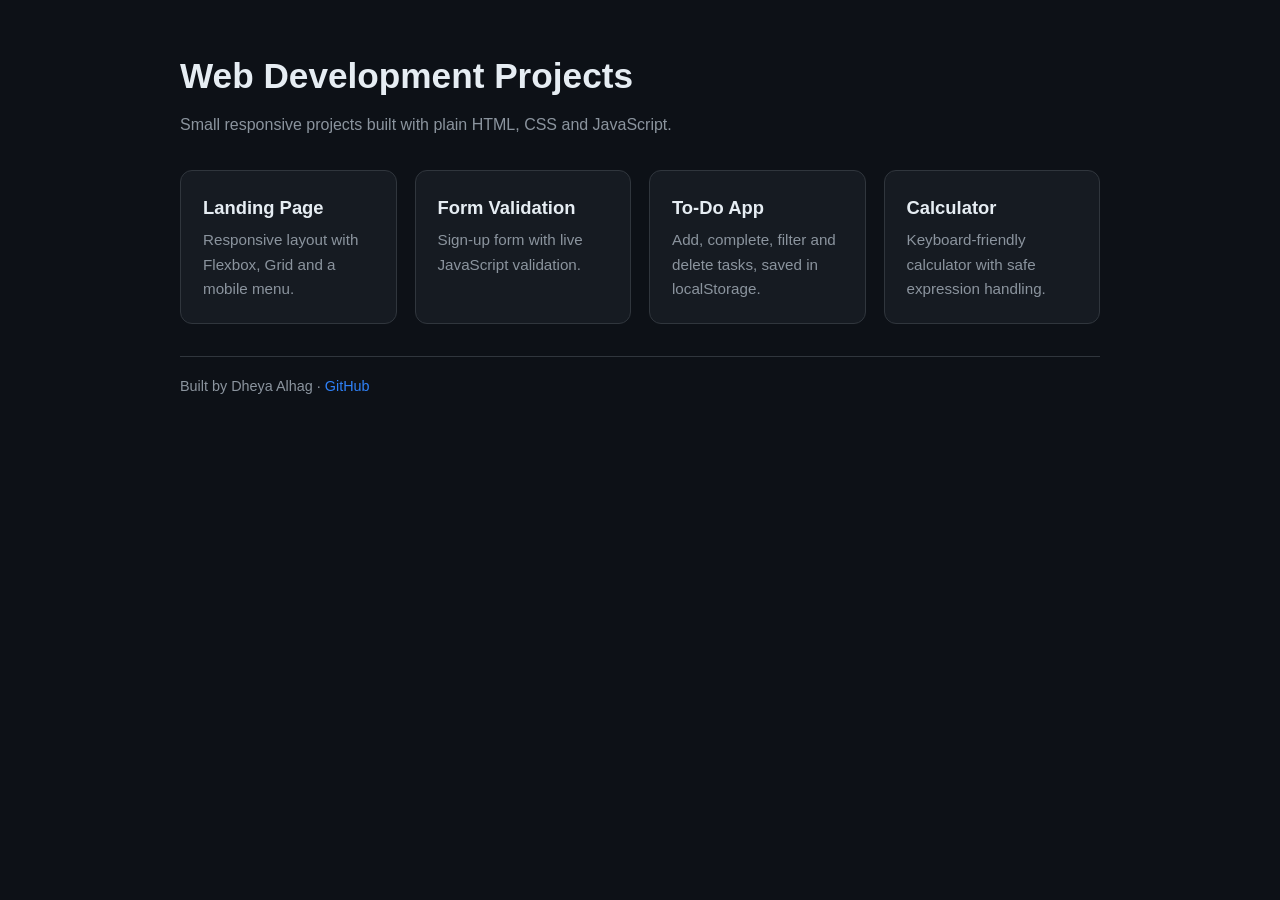
<file: index.html>
<!DOCTYPE html>
<html lang="en">
<head>
  <meta charset="UTF-8">
  <meta name="viewport" content="width=device-width, initial-scale=1.0">
  <title>Web Development Projects | Dheya Alhag</title>
  <link rel="stylesheet" href="assets/common.css">
</head>
<body>
  <main class="container">
    <h1>Web Development Projects</h1>
    <p class="muted">Small responsive projects built with plain HTML, CSS and JavaScript.</p>
    <div class="grid">
      <a class="card" href="landing-page/"><h2>Landing Page</h2><p>Responsive layout with Flexbox, Grid and a mobile menu.</p></a>
      <a class="card" href="form-validation/"><h2>Form Validation</h2><p>Sign-up form with live JavaScript validation.</p></a>
      <a class="card" href="todo-app/"><h2>To-Do App</h2><p>Add, complete, filter and delete tasks, saved in localStorage.</p></a>
      <a class="card" href="calculator/"><h2>Calculator</h2><p>Keyboard-friendly calculator with safe expression handling.</p></a>
    </div>
    <footer>Built by Dheya Alhag &middot; <a href="https://github.com/dhiaalhaq7979">GitHub</a></footer>
  </main>
</body>
</html>
</file>
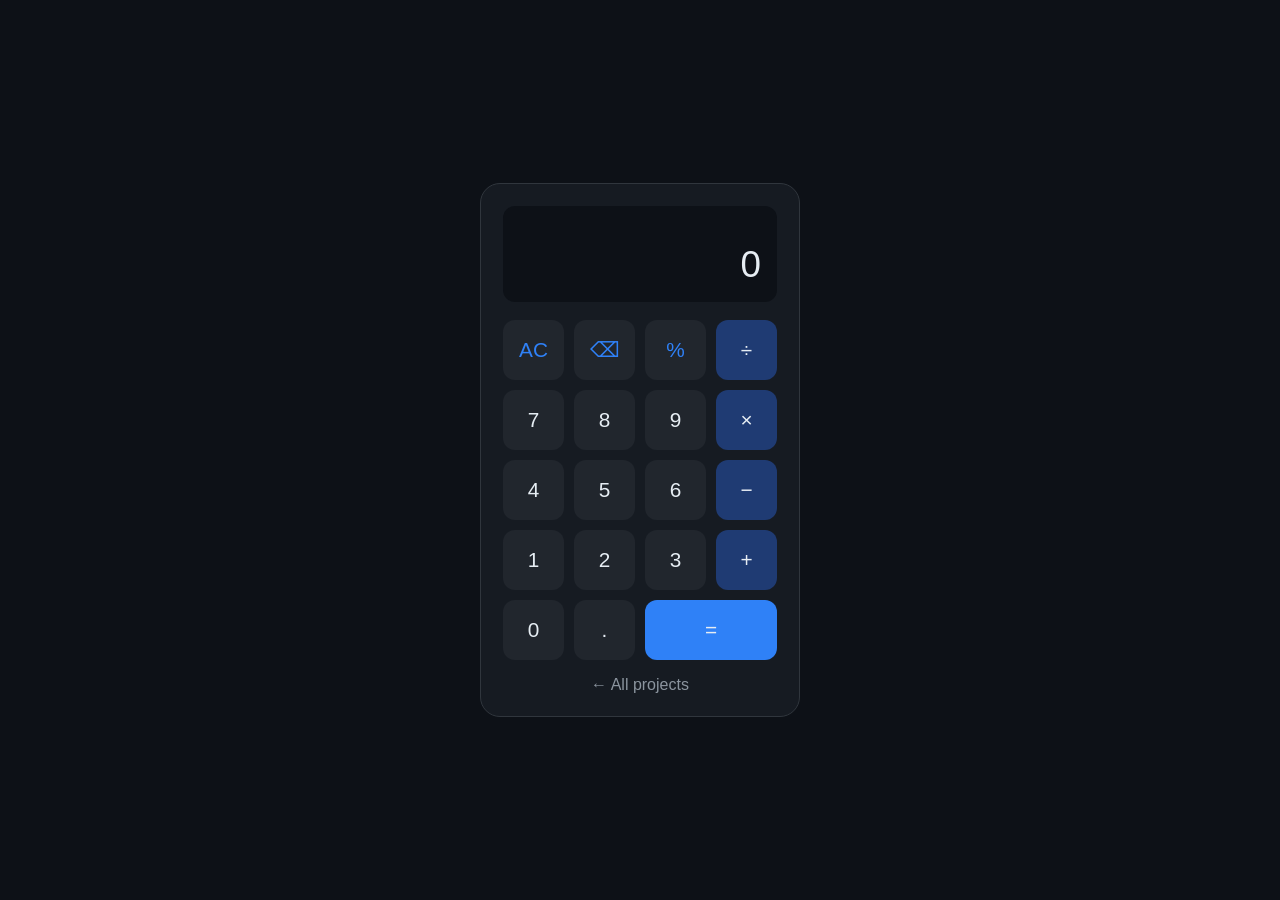
<file: calculator/index.html>
<!DOCTYPE html>
<html lang="en">
<head>
  <meta charset="UTF-8">
  <meta name="viewport" content="width=device-width, initial-scale=1.0">
  <title>Calculator</title>
  <link rel="stylesheet" href="style.css">
</head>
<body>
  <main class="calc">
    <div class="display">
      <div id="history" class="history"></div>
      <div id="screen" class="screen">0</div>
    </div>
    <div class="keys">
      <button class="fn" data-action="clear">AC</button>
      <button class="fn" data-action="back">&#9003;</button>
      <button class="fn" data-value="%">%</button>
      <button class="op" data-value="/">&divide;</button>
      <button data-value="7">7</button><button data-value="8">8</button><button data-value="9">9</button>
      <button class="op" data-value="*">&times;</button>
      <button data-value="4">4</button><button data-value="5">5</button><button data-value="6">6</button>
      <button class="op" data-value="-">&minus;</button>
      <button data-value="1">1</button><button data-value="2">2</button><button data-value="3">3</button>
      <button class="op" data-value="+">+</button>
      <button class="zero" data-value="0">0</button>
      <button data-value=".">.</button>
      <button class="eq" data-action="equals">=</button>
    </div>
    <p class="back"><a href="../">&larr; All projects</a></p>
  </main>
  <script src="script.js"></script>
</body>
</html>
</file>
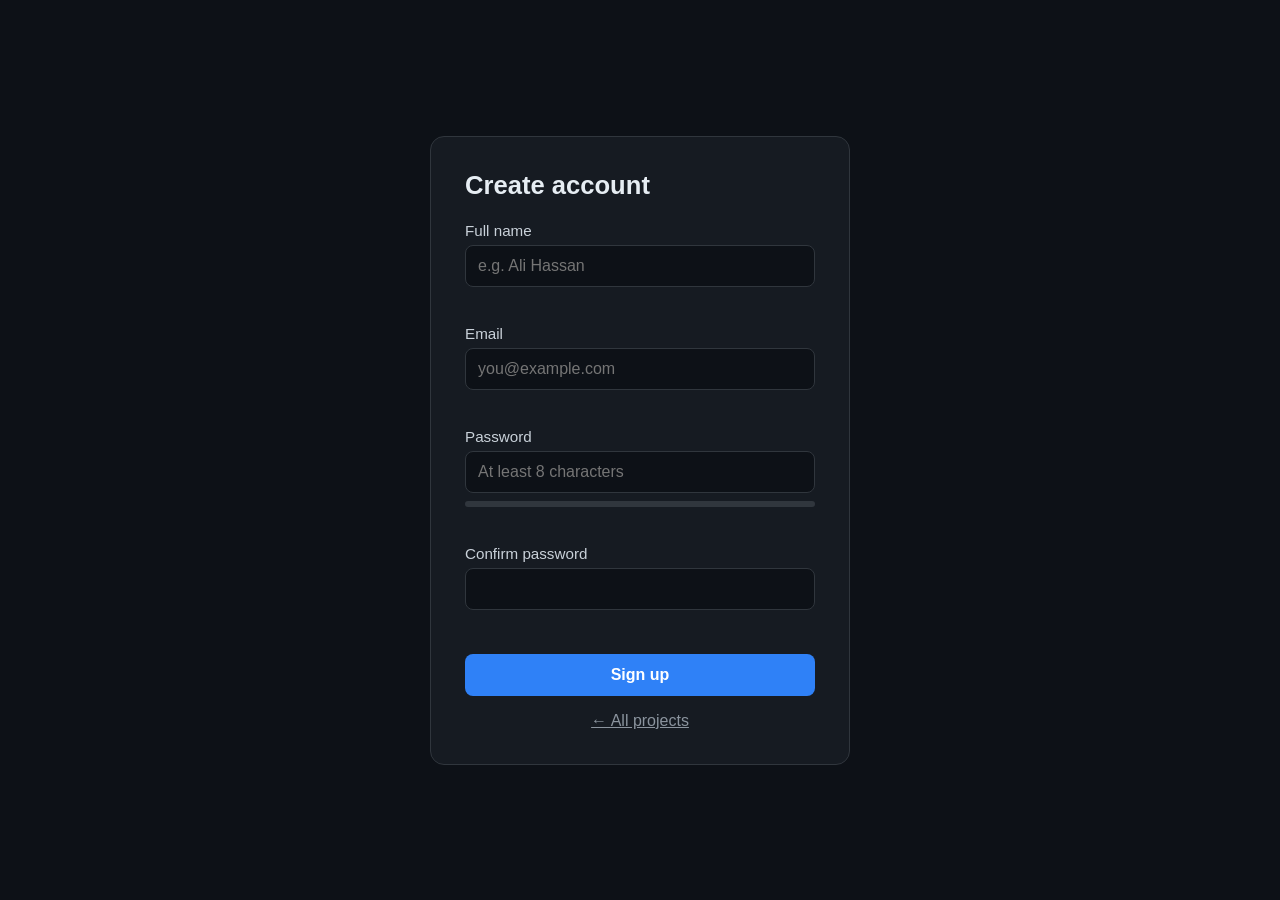
<file: form-validation/index.html>
<!DOCTYPE html>
<html lang="en">
<head>
  <meta charset="UTF-8">
  <meta name="viewport" content="width=device-width, initial-scale=1.0">
  <title>Sign-up Form Validation</title>
  <link rel="stylesheet" href="style.css">
</head>
<body>
  <form id="signupForm" class="form" novalidate>
    <h1>Create account</h1>
    <div class="field">
      <label for="name">Full name</label>
      <input id="name" type="text" placeholder="e.g. Ali Hassan">
      <small></small>
    </div>
    <div class="field">
      <label for="email">Email</label>
      <input id="email" type="email" placeholder="you@example.com">
      <small></small>
    </div>
    <div class="field">
      <label for="password">Password</label>
      <input id="password" type="password" placeholder="At least 8 characters">
      <div class="strength"><span id="strengthBar"></span></div>
      <small></small>
    </div>
    <div class="field">
      <label for="confirm">Confirm password</label>
      <input id="confirm" type="password">
      <small></small>
    </div>
    <button type="submit">Sign up</button>
    <p id="successMsg" class="success" hidden>Account created successfully!</p>
    <p class="back"><a href="../">&larr; All projects</a></p>
  </form>
  <script src="script.js"></script>
</body>
</html>
</file>
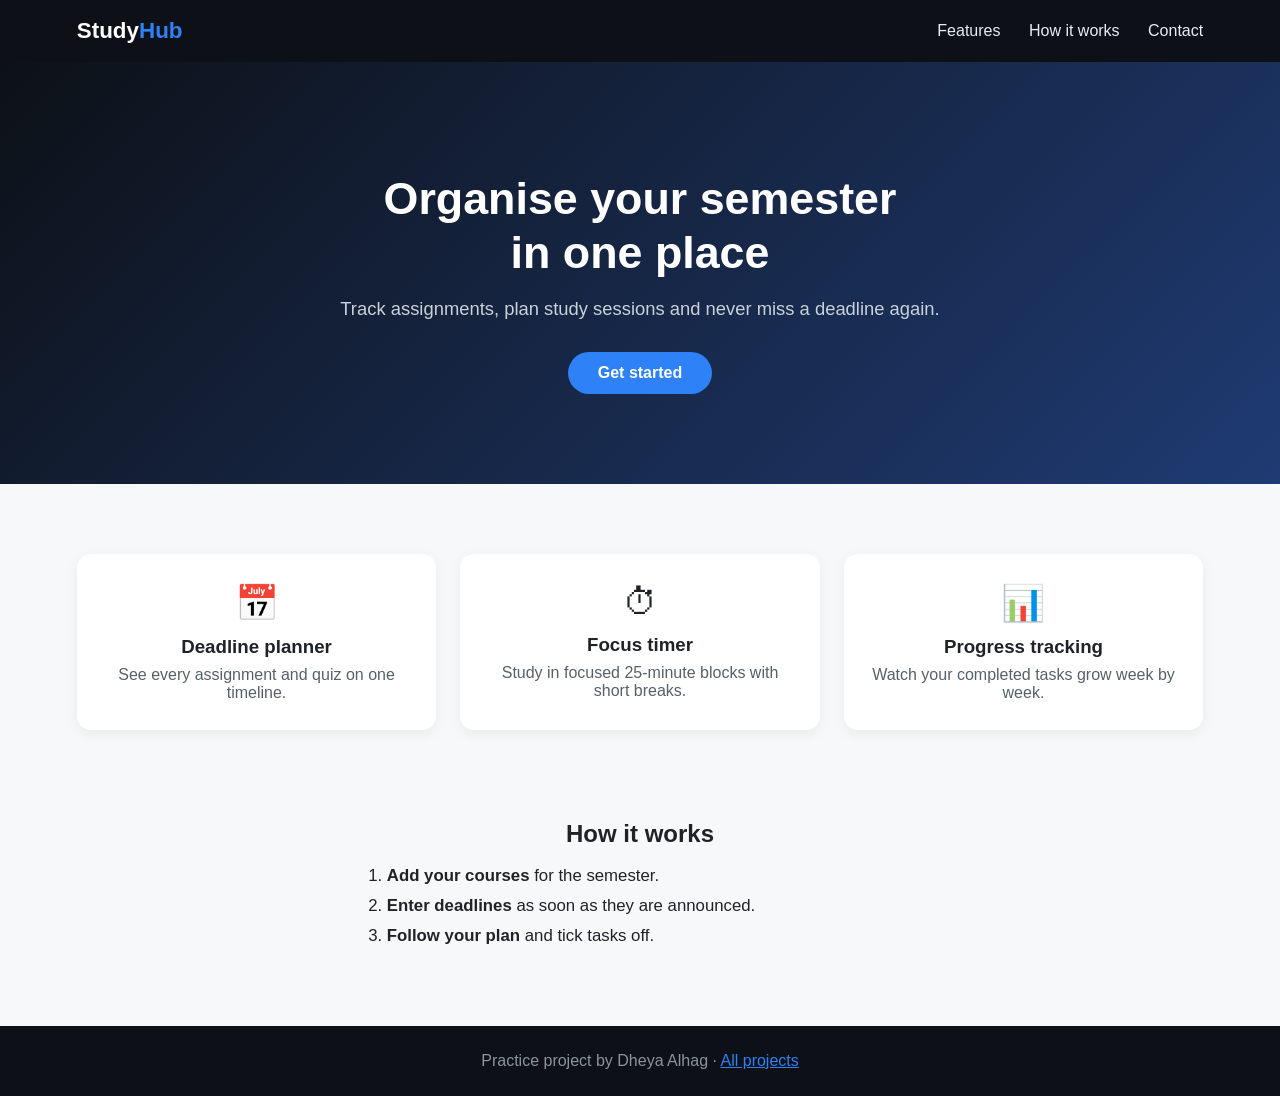
<file: landing-page/index.html>
<!DOCTYPE html>
<html lang="en">
<head>
  <meta charset="UTF-8">
  <meta name="viewport" content="width=device-width, initial-scale=1.0">
  <title>StudyHub - Landing Page</title>
  <link rel="stylesheet" href="style.css">
</head>
<body>
  <header class="nav">
    <div class="logo">Study<span>Hub</span></div>
    <button class="menu-btn" id="menuBtn" aria-label="Open menu">&#9776;</button>
    <nav id="navLinks">
      <a href="#features">Features</a>
      <a href="#how">How it works</a>
      <a href="#contact">Contact</a>
    </nav>
  </header>

  <section class="hero">
    <h1>Organise your semester<br>in one place</h1>
    <p>Track assignments, plan study sessions and never miss a deadline again.</p>
    <a class="btn" href="#features">Get started</a>
  </section>

  <section id="features" class="features">
    <div class="feature"><div class="icon">&#128197;</div><h3>Deadline planner</h3><p>See every assignment and quiz on one timeline.</p></div>
    <div class="feature"><div class="icon">&#9201;</div><h3>Focus timer</h3><p>Study in focused 25-minute blocks with short breaks.</p></div>
    <div class="feature"><div class="icon">&#128202;</div><h3>Progress tracking</h3><p>Watch your completed tasks grow week by week.</p></div>
  </section>

  <section id="how" class="steps">
    <h2>How it works</h2>
    <ol>
      <li><strong>Add your courses</strong> for the semester.</li>
      <li><strong>Enter deadlines</strong> as soon as they are announced.</li>
      <li><strong>Follow your plan</strong> and tick tasks off.</li>
    </ol>
  </section>

  <footer id="contact" class="footer">
    <p>Practice project by Dheya Alhag &middot; <a href="../">All projects</a></p>
  </footer>
  <script>
    const btn = document.getElementById("menuBtn");
    const links = document.getElementById("navLinks");
    btn.addEventListener("click", () => links.classList.toggle("open"));
  </script>
</body>
</html>
</file>
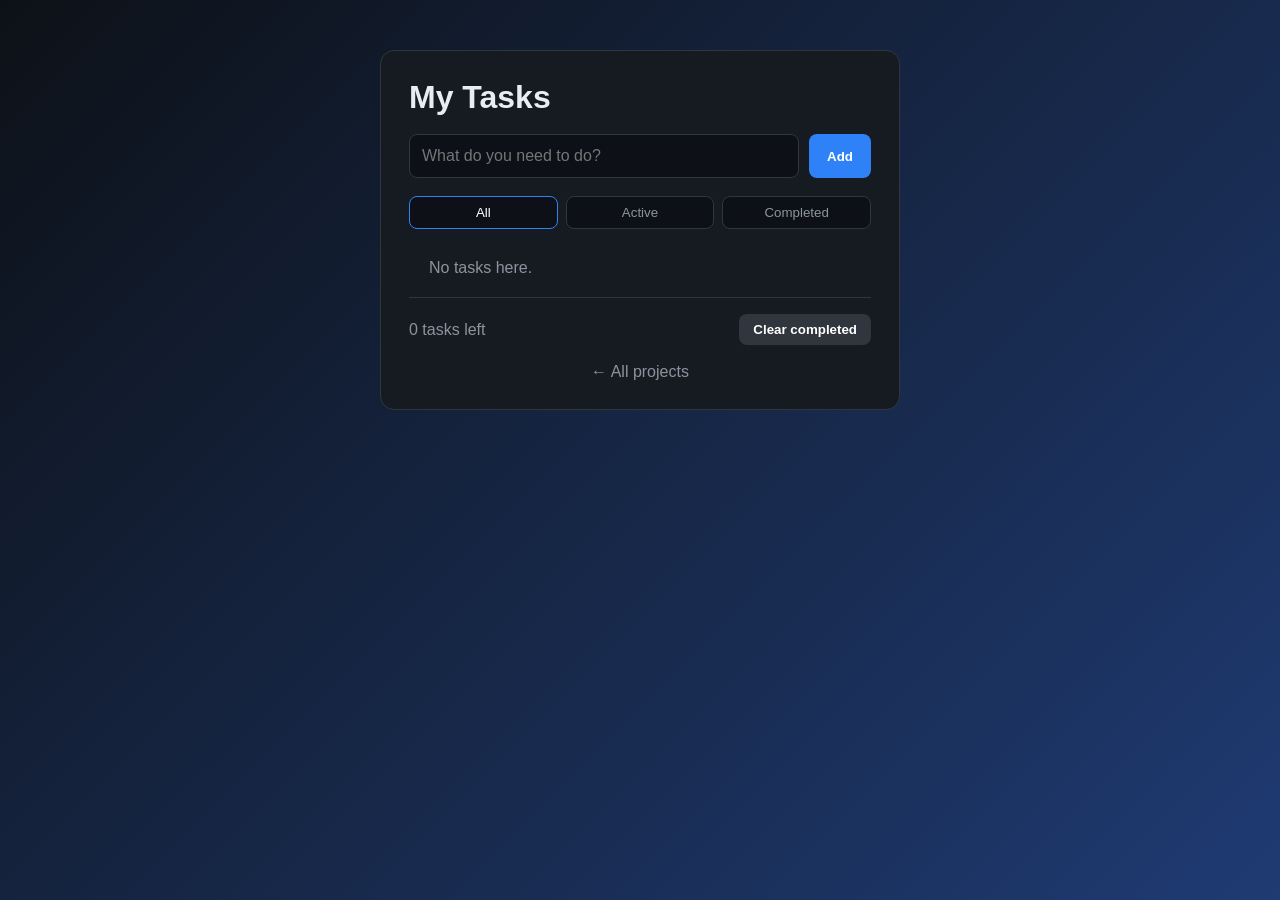
<file: todo-app/index.html>
<!DOCTYPE html>
<html lang="en">
<head>
  <meta charset="UTF-8">
  <meta name="viewport" content="width=device-width, initial-scale=1.0">
  <title>To-Do App</title>
  <link rel="stylesheet" href="style.css">
</head>
<body>
  <main class="app">
    <h1>My Tasks</h1>
    <form id="taskForm" class="add">
      <input id="taskInput" type="text" placeholder="What do you need to do?" maxlength="100" autocomplete="off">
      <button type="submit">Add</button>
    </form>
    <div class="filters">
      <button data-filter="all" class="active">All</button>
      <button data-filter="active">Active</button>
      <button data-filter="done">Completed</button>
    </div>
    <ul id="taskList"></ul>
    <div class="footer">
      <span id="counter">0 tasks left</span>
      <button id="clearDone">Clear completed</button>
    </div>
    <p class="back"><a href="../">&larr; All projects</a></p>
  </main>
  <script src="script.js"></script>
</body>
</html>
</file>
<file: assets/common.css>
:root { --bg: #0d1117; --panel: #161b22; --border: #30363d; --text: #e6edf3; --muted: #8b949e; --accent: #2f81f7; }
* { box-sizing: border-box; margin: 0; padding: 0; }
body { font-family: "Segoe UI", Roboto, Arial, sans-serif; background: var(--bg); color: var(--text); line-height: 1.6; }
a { color: var(--accent); text-decoration: none; }
.container { max-width: 960px; margin: 0 auto; padding: 48px 20px; }
h1 { font-size: 2.2rem; margin-bottom: 8px; }
.muted { color: var(--muted); }
.grid { display: grid; grid-template-columns: repeat(auto-fit, minmax(210px, 1fr)); gap: 18px; margin: 32px 0; }
.card { background: var(--panel); border: 1px solid var(--border); border-radius: 12px; padding: 22px; color: var(--text); transition: transform .2s, border-color .2s; }
.card:hover { transform: translateY(-4px); border-color: var(--accent); }
.card h2 { font-size: 1.15rem; margin-bottom: 6px; }
.card p { color: var(--muted); font-size: .95rem; }
footer { color: var(--muted); font-size: .9rem; border-top: 1px solid var(--border); padding-top: 18px; }
</file>
<file: calculator/style.css>
* { box-sizing: border-box; margin: 0; padding: 0; }
body { font-family: "Segoe UI", Roboto, Arial, sans-serif; background: #0d1117; min-height: 100vh; display: flex; align-items: center; justify-content: center; }
.calc { width: 320px; background: #161b22; border: 1px solid #30363d; border-radius: 20px; padding: 22px; }
.display { background: #0d1117; border-radius: 12px; padding: 16px; margin-bottom: 18px; text-align: right; min-height: 96px; }
.history { color: #8b949e; font-size: .95rem; min-height: 22px; word-break: break-all; }
.screen { color: #e6edf3; font-size: 2.3rem; word-break: break-all; }
.keys { display: grid; grid-template-columns: repeat(4, 1fr); gap: 10px; }
button { height: 60px; border: none; border-radius: 12px; background: #21262d; color: #e6edf3; font-size: 1.3rem; cursor: pointer; transition: background .15s; }
button:hover { background: #30363d; }
.fn { color: #2f81f7; }
.op { background: #1f3b73; }
.eq { background: #2f81f7; grid-column: span 2; }
.zero { grid-column: span 1; }
.back { margin-top: 16px; text-align: center; }
.back a { color: #8b949e; text-decoration: none; }
</file>
<file: form-validation/style.css>
* { box-sizing: border-box; margin: 0; padding: 0; }
body { font-family: "Segoe UI", Roboto, Arial, sans-serif; background: #0d1117; min-height: 100vh; display: flex; align-items: center; justify-content: center; padding: 20px; }
.form { background: #161b22; border: 1px solid #30363d; color: #e6edf3; width: 100%; max-width: 420px; padding: 34px; border-radius: 14px; }
h1 { margin-bottom: 22px; font-size: 1.6rem; }
.field { margin-bottom: 16px; }
label { display: block; margin-bottom: 6px; font-size: .95rem; color: #c9d1d9; }
input { width: 100%; padding: 11px 12px; border-radius: 8px; border: 1px solid #30363d; background: #0d1117; color: #e6edf3; font-size: 1rem; }
input:focus { outline: none; border-color: #2f81f7; }
.field.error input { border-color: #f85149; }
.field.ok input { border-color: #3fb950; }
small { color: #f85149; display: block; min-height: 18px; margin-top: 4px; }
.strength { height: 6px; background: #30363d; border-radius: 4px; margin-top: 8px; overflow: hidden; }
.strength span { display: block; height: 100%; width: 0; transition: width .3s, background .3s; }
button { width: 100%; padding: 12px; border: none; border-radius: 8px; background: #2f81f7; color: #fff; font-size: 1rem; font-weight: 600; cursor: pointer; margin-top: 6px; }
button:hover { background: #1f6feb; }
.success { color: #3fb950; margin-top: 14px; text-align: center; }
.back { margin-top: 16px; text-align: center; }
.back a { color: #8b949e; }
</file>
<file: landing-page/style.css>
* { box-sizing: border-box; margin: 0; padding: 0; }
body { font-family: "Segoe UI", Roboto, Arial, sans-serif; color: #1f2328; background: #f6f8fa; }
.nav { display: flex; align-items: center; justify-content: space-between; padding: 18px 6%; background: #0d1117; color: #fff; position: sticky; top: 0; }
.logo { font-size: 1.4rem; font-weight: 700; }
.logo span { color: #2f81f7; }
.nav nav a { color: #e6edf3; text-decoration: none; margin-left: 24px; }
.nav nav a:hover { color: #2f81f7; }
.menu-btn { display: none; background: none; border: none; color: #fff; font-size: 1.6rem; cursor: pointer; }
.hero { text-align: center; padding: 110px 6% 90px; background: linear-gradient(135deg, #0d1117, #1f3b73); color: #fff; }
.hero h1 { font-size: 2.8rem; line-height: 1.2; margin-bottom: 18px; }
.hero p { font-size: 1.15rem; color: #c9d1d9; margin-bottom: 32px; }
.btn { display: inline-block; padding: 12px 30px; background: #2f81f7; color: #fff; border-radius: 30px; text-decoration: none; font-weight: 600; }
.btn:hover { background: #1f6feb; }
.features { display: grid; grid-template-columns: repeat(3, 1fr); gap: 24px; padding: 70px 6%; }
.feature { background: #fff; border-radius: 14px; padding: 28px; box-shadow: 0 4px 14px rgba(0,0,0,.06); text-align: center; }
.icon { font-size: 2.2rem; margin-bottom: 12px; }
.feature h3 { margin-bottom: 8px; }
.feature p { color: #57606a; }
.steps { padding: 20px 6% 70px; max-width: 700px; margin: 0 auto; }
.steps h2 { margin-bottom: 18px; text-align: center; }
.steps li { margin: 10px 0 10px 20px; font-size: 1.05rem; }
.footer { text-align: center; padding: 26px; background: #0d1117; color: #8b949e; }
.footer a { color: #2f81f7; }
@media (max-width: 768px) {
  .features { grid-template-columns: 1fr; }
  .hero h1 { font-size: 2rem; }
  .menu-btn { display: block; }
  .nav nav { display: none; position: absolute; top: 64px; left: 0; right: 0; background: #0d1117; flex-direction: column; padding: 12px 6%; }
  .nav nav.open { display: flex; }
  .nav nav a { margin: 10px 0; }
}
</file>
<file: todo-app/style.css>
* { box-sizing: border-box; margin: 0; padding: 0; }
body { font-family: "Segoe UI", Roboto, Arial, sans-serif; background: linear-gradient(135deg, #0d1117, #1f3b73); min-height: 100vh; padding: 50px 16px; }
.app { max-width: 520px; margin: 0 auto; background: #161b22; color: #e6edf3; border: 1px solid #30363d; border-radius: 14px; padding: 28px; }
h1 { margin-bottom: 18px; }
.add { display: flex; gap: 10px; }
.add input { flex: 1; padding: 12px; border-radius: 8px; border: 1px solid #30363d; background: #0d1117; color: #e6edf3; font-size: 1rem; }
.add button, .footer button { padding: 0 18px; border: none; border-radius: 8px; background: #2f81f7; color: #fff; font-weight: 600; cursor: pointer; }
.filters { display: flex; gap: 8px; margin: 18px 0 10px; }
.filters button { flex: 1; padding: 8px; background: #0d1117; color: #8b949e; border: 1px solid #30363d; border-radius: 8px; cursor: pointer; }
.filters button.active { color: #fff; border-color: #2f81f7; }
ul { list-style: none; }
li { display: flex; align-items: center; gap: 12px; padding: 12px 6px; border-bottom: 1px solid #30363d; }
li span { flex: 1; word-break: break-word; }
li.done span { text-decoration: line-through; color: #8b949e; }
li input { width: 18px; height: 18px; accent-color: #2f81f7; }
li .delete { background: none; border: none; color: #f85149; font-size: 1.2rem; cursor: pointer; }
.empty { color: #8b949e; text-align: center; padding: 20px; }
.footer { display: flex; justify-content: space-between; align-items: center; margin-top: 16px; color: #8b949e; }
.footer button { padding: 8px 14px; background: #30363d; }
.back { margin-top: 18px; text-align: center; }
.back a { color: #8b949e; text-decoration: none; }
</file>
